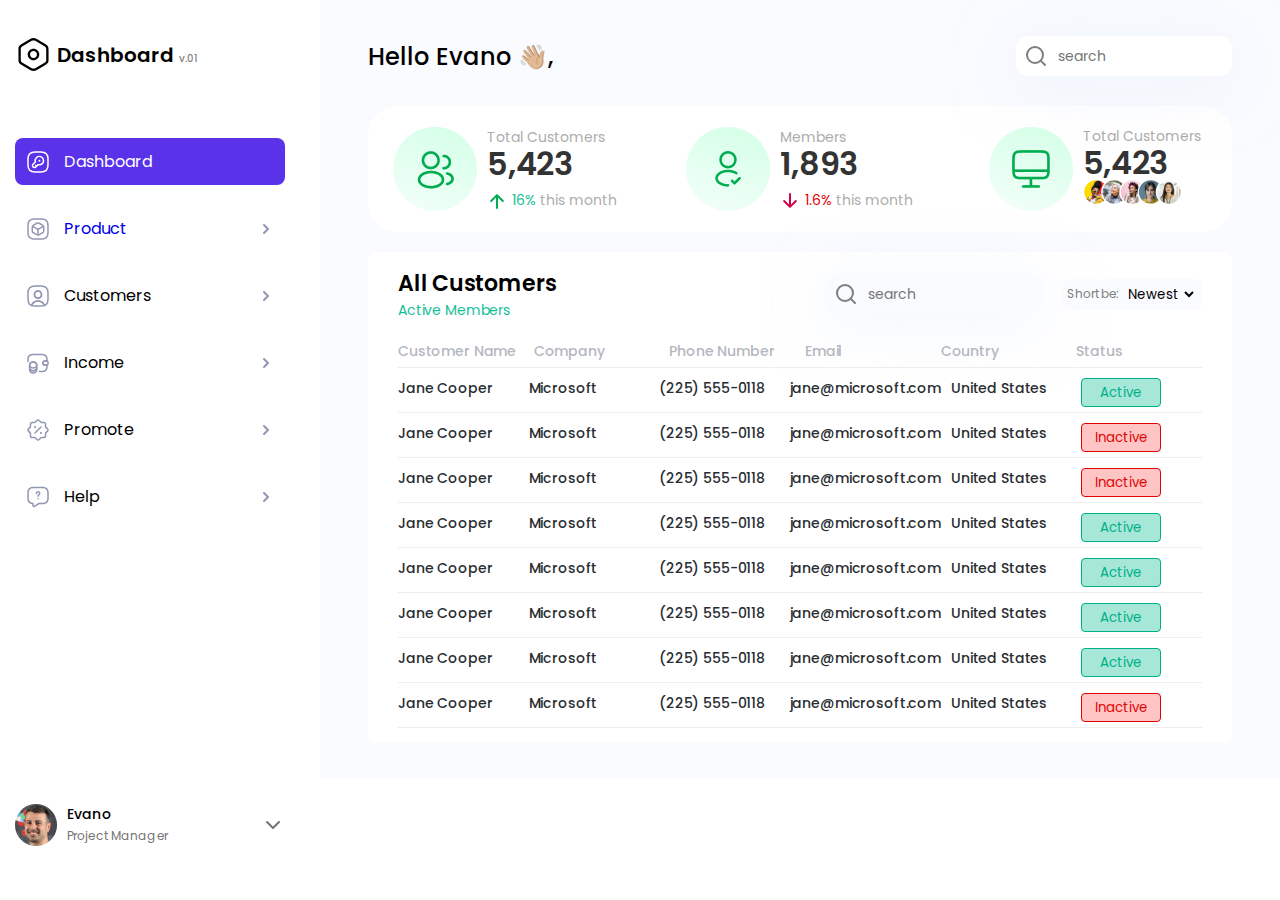
<file: index.html>
<!DOCTYPE html>
<html lang="en">
  <head>
    <meta charset="UTF-8" />
    <meta name="viewport" content="width=device-width, initial-scale=1.0" />
    <title>Dashboard N17</title>
    <link rel="stylesheet" href="./assets/css/style.css" />
  </head>
  <body>
    <main class="main">
      <section class="dashboard">
        <div class="container">
          <div class="dashboard_item">
            <a href="/" class="dashboard_logo">
              <img src="./svg/logo.svg" alt="" />
              <h3>Dashboard <span>v.01</span></h3>
            </a>
            <div class="dashboard_links">
              <a href="/" class="links active_links">
                <div class="links_item">
                  <img src="./svg/links1.svg" alt="" /><span>Dashboard</span>
                </div>
              </a>
              <a href="/product.html" class="links">
                <div href="/" class="links_item">
                  <img src="./svg/links2.svg" alt="" /><span>Product</span>
                </div>
                <img class="array-right" src="./svg/right.svg" alt="" />
              </a>
              <div class="links">
                <div class="links_item">
                  <img src="./svg/links3.svg" alt="" /><span>Customers</span>
                </div>
                <img class="array-right" src="./svg/right.svg" alt="" />
              </div>
              <div class="links">
                <div class="links_item">
                  <img src="./svg/links4.svg" alt="" /><span>Income</span>
                </div>
                <img class="array-right" src="./svg/right.svg" alt="" />
              </div>
              <div class="links">
                <div class="links_item">
                  <img src="./svg/links5.svg" alt="" /><span>Promote</span>
                </div>
                <img class="array-right" src="./svg/right.svg" alt="" />
              </div>
              <div class="links">
                <div class="links_item">
                  <img src="./svg/links6.svg" alt="" /><span>Help</span>
                </div>
                <img class="array-right" src="./svg/right.svg" alt="" />
              </div>
            </div>
          </div>
          <div class="dashboard_footer">
            <div class="user">
              <img src="./img/avatar.png" alt="" />
              <h4>
                Evano <br />
                <span>Project Manager</span>
              </h4>
            </div>
            <img class="array-right" src="./svg/bottom.svg" alt="" />
          </div>
        </div>
      </section>
      <section class="content">
        <div class="container">
          <div class="content_navbar">
            <h3>Hello Evano 👋🏼,</h3>
            <form class="form">
              <img src="./svg/search.svg" alt="" />
              <input type="text" placeholder="search" />
            </form>
          </div>
          <div class="info">
            <div class="info_item">
              <img src="./img/info1.png" alt="" />
              <div class="info_item-text">
                <p>Total Customers</p>
                <h3>5,423</h3>
                <div class="up">
                  <img src="./svg/info_up.svg" alt="" />
                  <p><span>16% </span>this month</p>
                </div>
              </div>
            </div>
            <div class="info_item">
              <img src="./img/info2.png" alt="" />
              <div class="info_item-text">
                <p>Members</p>
                <h3>1,893</h3>
                <div class="down">
                  <img src="./svg/info_down.svg" alt="" />
                  <p><span>1.6% </span>this month</p>
                </div>
              </div>
            </div>
            <div class="info_item">
              <img src="./img/info3.png" alt="" />
              <div class="info_item-text">
                <p>Total Customers</p>
                <h3>5,423</h3>
                <img src="./img/users.png" alt="" />
              </div>
            </div>
          </div>
          <div class="customer">
            <div class="customer_navbar">
              <div class="customer_navbar-text">
                <h2>All Customers</h2>
                <p>Active Members</p>
              </div>
              <div class="customer_search">
                <form class="form">
                  <img src="./svg/search.svg" alt="" />
                  <input type="text" placeholder="search" />
                </form>
                <div class="filter">
                  <p>Short be:</p>
                  <select>
                    <option value="Newest">Newest</option>
                    <option value="Medium">Medium</option>
                    <option value="Oldest">Oldest</option>
                  </select>
                </div>
              </div>
            </div>
            <div class="customer_content">
              <div class="customer_content-navbar">
                <h3>Customer Name</h3>
                <h3>Company</h3>
                <h3>Phone Number</h3>
                <h3>Email</h3>
                <h3>Country</h3>
                <h3>Status</h3>
              </div>
              <div class="customer_content-item">
                <h3>Jane Cooper</h3>
                <h3>Microsoft</h3>
                <h3><a href="tel:(225) 555-0118">(225) 555-0118</a></h3>
                <h3>
                  <a href="mailto:jane@microsoft.com">jane@microsoft.com</a>
                </h3>
                <h3>United States</h3>
                <button class="active">Active</button>
              </div>
              <div class="customer_content-item">
                <h3>Jane Cooper</h3>
                <h3>Microsoft</h3>
                <h3><a href="tel:(225) 555-0118">(225) 555-0118</a></h3>
                <h3>
                  <a href="mailto:jane@microsoft.com">jane@microsoft.com</a>
                </h3>
                <h3>United States</h3>
                <button class="inactive">Inactive</button>
              </div>
              <div class="customer_content-item">
                <h3>Jane Cooper</h3>
                <h3>Microsoft</h3>
                <h3><a href="tel:(225) 555-0118">(225) 555-0118</a></h3>
                <h3>
                  <a href="mailto:jane@microsoft.com">jane@microsoft.com</a>
                </h3>
                <h3>United States</h3>
                <button class="inactive">Inactive</button>
              </div>
              <div class="customer_content-item">
                <h3>Jane Cooper</h3>
                <h3>Microsoft</h3>
                <h3><a href="tel:(225) 555-0118">(225) 555-0118</a></h3>
                <h3>
                  <a href="mailto:jane@microsoft.com">jane@microsoft.com</a>
                </h3>
                <h3>United States</h3>
                <button class="active">Active</button>
              </div>
              <div class="customer_content-item">
                <h3>Jane Cooper</h3>
                <h3>Microsoft</h3>
                <h3><a href="tel:(225) 555-0118">(225) 555-0118</a></h3>
                <h3>
                  <a href="mailto:jane@microsoft.com">jane@microsoft.com</a>
                </h3>
                <h3>United States</h3>
                <button class="active">Active</button>
              </div>
              <div class="customer_content-item">
                <h3>Jane Cooper</h3>
                <h3>Microsoft</h3>
                <h3><a href="tel:(225) 555-0118">(225) 555-0118</a></h3>
                <h3>
                  <a href="mailto:jane@microsoft.com">jane@microsoft.com</a>
                </h3>
                <h3>United States</h3>
                <button class="active">Active</button>
              </div>
              <div class="customer_content-item">
                <h3>Jane Cooper</h3>
                <h3>Microsoft</h3>
                <h3><a href="tel:(225) 555-0118">(225) 555-0118</a></h3>
                <h3>
                  <a href="mailto:jane@microsoft.com">jane@microsoft.com</a>
                </h3>
                <h3>United States</h3>
                <button class="active">Active</button>
              </div>
              <div class="customer_content-item">
                <h3>Jane Cooper</h3>
                <h3>Microsoft</h3>
                <h3><a href="tel:(225) 555-0118">(225) 555-0118</a></h3>
                <h3>
                  <a href="mailto:jane@microsoft.com">jane@microsoft.com</a>
                </h3>
                <h3>United States</h3>
                <button class="inactive">Inactive</button>
              </div>
            </div>
          </div>
        </div>
      </section>
    </main>
  </body>
</html>
</file>
<file: assets/css/style.css>
@import url("https://fonts.googleapis.com/css2?family=Poppins:wght@100;200;300;400;500;600;800;900&display=swap");
* {
  padding: 0;
  margin: 0;
  box-sizing: border-box;
  font-family: "Poppins", sans-serif;
}

.container {
  width: 90%;
  margin: 0 auto;
}

ul,
ol {
  list-style: none;
}

button,
i {
  cursor: pointer;
}

img {
  height: auto;
}

a {
  text-decoration: none;
}

.main {
  display: flex;
  justify-content: space-between;
  align-items: flex-start;
  gap: 20px;
}

@media (max-width: 705px) {
  .main {
    display: flex;
    justify-content: space-between;
    align-items: flex-start;
    gap: 20px;
    flex-direction: column-reverse;
  }
}
.dashboard {
  width: 400px;
  padding-top: 36px;
}
.dashboard > .container {
  height: 90vh;
  display: flex;
  flex-direction: column;
  justify-content: space-between;
}
.dashboard_logo {
  display: flex;
  justify-content: flex-start;
  align-items: center;
  gap: 5px;
}
.dashboard_logo h3 {
  font-weight: 600;
  font-size: 20px;
  letter-spacing: 0.01em;
  color: #000;
}
.dashboard_logo h3 span {
  font-weight: 500;
  font-size: 10px;
  letter-spacing: -0.01em;
  color: #838383;
}
.dashboard_links {
  padding-top: 65px;
}
.dashboard_footer {
  display: flex;
  justify-content: space-between;
  align-items: center;
  gap: 5px;
}
.dashboard_footer .user {
  display: flex;
  justify-content: flex-start;
  align-items: center;
  gap: 10px;
}
.dashboard_footer .user h4 {
  font-weight: 500;
  font-size: 14px;
  letter-spacing: 0.01em;
  color: #000;
}
.dashboard_footer .user h4 span {
  font-weight: 400;
  font-size: 12px;
  letter-spacing: 0.01em;
  color: #757575;
}

.links {
  margin-bottom: 20px;
  padding: 11px;
  border-radius: 8px;
  text-decoration: none;
  cursor: pointer;
  display: flex;
  justify-content: space-between;
  align-items: center;
  gap: 5px;
}
.links_item {
  display: flex;
  justify-content: flex-start;
  align-items: center;
  gap: 14px;
}
.links:hover {
  background-color: #5932ea;
  transition: all 0.4s;
  color: #fff;
}
.links:hover img {
  filter: brightness(0) invert(1);
}

.active_links {
  background-color: #5932ea;
  color: #fff;
}
.active_links img {
  filter: brightness(0) invert(1);
}

@media (max-width: 1200px) {
  .dashboard {
    width: 70px;
    margin-left: 20px;
  }
  .dashboard_item h3 {
    display: none;
  }
  .links_item span {
    display: none;
  }
  .array-right {
    display: none;
  }
  .user h4 {
    display: none;
  }
}
@media (max-width: 705px) {
  .dashboard {
    max-width: 450px;
    width: 100%;
    margin-left: 20px;
    padding-top: 0px;
    display: flex;
    align-items: center;
    justify-content: space-between;
  }
  .dashboard > .container {
    height: auto;
    display: flex;
    flex-direction: row;
    align-items: center;
    justify-content: center;
  }
  .dashboard_logo {
    display: none;
  }
  .dashboard_item {
    max-width: 600px;
    display: flex;
    align-items: center;
    justify-content: space-between;
  }
  .dashboard_item h3 {
    display: none;
  }
  .dashboard_links {
    position: fixed;
    bottom: 0;
    left: 0;
    max-width: 600px;
    background-color: #fff;
    width: 100%;
    display: flex;
    align-items: center;
    justify-content: center;
    gap: 20px;
    padding-top: 0px;
  }
  .links_item span {
    display: none;
  }
  .array-right {
    display: none;
  }
  .user {
    display: none;
  }
  .user h4 {
    display: none;
  }
  .user img {
    display: none;
  }
}
.content {
  background-color: #fafbff;
  width: 100%;
  padding: 36px 0;
}
.content_navbar {
  display: flex;
  justify-content: space-between;
  align-items: center;
  gap: 30px;
}
.content_navbar h3 {
  font-weight: 500;
  font-size: 24px;
  color: #000;
}

.info {
  background-color: #fff;
  border-radius: 30px;
  margin-top: 30px;
  display: grid;
  grid-template-columns: repeat(3, 1fr);
  gap: 20px;
  text-align: center;
  padding: 20px 0;
}
.info_item {
  display: flex;
  justify-content: center;
  align-items: center;
  gap: 10px;
  text-align: start;
}
.info_item p {
  font-weight: 400;
  font-size: 14px;
  color: #acacac;
}
.info_item h3 {
  font-weight: 600;
  font-size: 32px;
  line-height: 1;
  letter-spacing: -0.01em;
  color: #333;
}

.form {
  background-color: #fff;
  display: flex;
  justify-content: flex-start;
  align-items: center;
  gap: 10px;
  padding: 8px;
  width: 216px;
  box-shadow: 0 10px 60px 0 rgba(226, 236, 249, 0.5);
  border-radius: 12px;
}
.form input,
.form button {
  border: none;
  outline: none;
  background-color: transparent;
}
.form input {
  font-weight: 400;
  font-size: 14px;
  color: #b5b7c0;
}

.up,
.down {
  display: flex;
  justify-content: center;
  align-items: center;
  gap: 5px;
  margin-top: 10px;
}

.up {
  color: #292d32;
}
.up span {
  color: #16c098;
}

.down {
  color: #292d32;
}
.down span {
  color: #df0404;
}

.customer {
  background-color: #fff;
  border-radius: 8px;
  padding: 15px 30px;
  margin-top: 20px;
}
.customer .form {
  background: #f9fbff;
}

.customer_navbar {
  display: flex;
  justify-content: space-between;
  align-items: center;
  gap: 5px;
}
.customer_navbar h2 {
  font-weight: 600;
  font-size: 22px;
  letter-spacing: -0.01em;
  color: #000;
}
.customer_navbar p {
  font-weight: 400;
  font-size: 14px;
  letter-spacing: -0.01em;
  color: #16c098;
}

.customer_search {
  display: flex;
  justify-content: space-between;
  align-items: center;
  gap: 20px;
}
.customer_search .filter {
  background: #f9fbff;
  border-radius: 8px;
  padding: 5px;
  display: flex;
  justify-content: space-between;
  align-items: center;
  gap: 5px;
}
.customer_search .filter p {
  font-weight: 400;
  font-size: 12px;
  letter-spacing: -0.01em;
  color: #7e7e7e;
}
.customer_search .filter select {
  border: none;
  outline: none;
  background-color: transparent;
}

.customer_content-navbar {
  display: grid;
  grid-template-columns: 1fr 1fr 1fr 1fr 1fr 1fr;
  gap: 10px;
  margin-top: 20px;
  border-bottom: 1px solid #eee;
  padding-bottom: 5px;
}
.customer_content-navbar h3 {
  font-weight: 500;
  font-size: 14px;
  letter-spacing: -0.01em;
  color: #b5b7c0;
}
.customer_content-item {
  display: grid;
  grid-template-columns: 1fr 1fr 1fr 1fr 1fr 1fr;
  gap: 10px;
  margin-top: 10px;
  border-bottom: 1px solid #eee;
  padding-bottom: 5px;
}
.customer_content-item h3 {
  font-weight: 500;
  font-size: 14px;
  letter-spacing: -0.01em;
  color: #292d32;
}
.customer_content-item h3 a {
  color: #292d32;
}

.active,
.inactive {
  border: 1px solid #00b087;
  border-radius: 4px;
  padding: 4px 12px;
  width: 80px;
  height: 29px;
  background-color: #a6e7d8;
  color: #00b087;
}

.inactive {
  border: 1px solid #df0404;
  background: #ffc5c5;
  color: #df0404;
}

@media (max-width: 900px) {
  .info {
    background-color: #fff;
    border-radius: 30px;
    margin-top: 30px;
    display: grid;
    grid-template-columns: none;
    gap: 20px;
    display: flex;
    flex-wrap: wrap;
    text-align: center;
    justify-content: center;
    padding: 20px 0;
  }
  .info_item {
    display: flex;
    flex-wrap: wrap;
    text-align: start;
  }
  .info_item p {
    font-weight: 400;
    font-size: 14px;
    color: #acacac;
  }
  .info_item h3 {
    font-weight: 600;
    font-size: 32px;
    line-height: 1;
    letter-spacing: -0.01em;
    color: #333;
  }
  .customer {
    background-color: #fff;
    border-radius: 8px;
    padding: 15px 30px;
    margin-top: 20px;
    max-width: 600px;
    width: 100%;
  }
  .customer .form {
    background: #f9fbff;
  }
  .customer_search {
    display: flex;
    justify-content: space-between;
    align-items: center;
    gap: 20px;
    display: none;
  }
  .customer_search .filter {
    background: #f9fbff;
    border-radius: 8px;
    padding: 5px;
    display: flex;
    justify-content: space-between;
    align-items: center;
    gap: 5px;
  }
  .customer_search .filter p {
    font-weight: 400;
    font-size: 12px;
    letter-spacing: -0.01em;
    color: #7e7e7e;
  }
  .customer_search .filter select {
    border: none;
    outline: none;
    background-color: transparent;
  }
  .customer_content {
    width: 100%;
    overflow-x: scroll;
  }
  .customer_content-navbar {
    width: 900px;
    display: grid;
    grid-template-columns: 1fr 1fr 1fr 1fr 1fr 1fr;
    gap: 10px;
    margin-top: 20px;
    border-bottom: 1px solid #eee;
    padding-bottom: 5px;
  }
  .customer_content-navbar h3 {
    font-weight: 500;
    font-size: 14px;
    letter-spacing: -0.01em;
    color: #b5b7c0;
  }
  .customer_content-item {
    width: 900px;
    display: grid;
    grid-template-columns: 1fr 1fr 1fr 1fr 1fr 1fr;
    gap: 10px;
    margin-top: 10px;
    border-bottom: 1px solid #eee;
    padding-bottom: 5px;
  }
  .customer_content-item h3 {
    font-weight: 500;
    font-size: 14px;
    letter-spacing: -0.01em;
    color: #292d32;
  }
  .customer_content-item h3 a {
    color: #292d32;
  }
  .form {
    display: none;
  }
}
.products {
  width: 100%;
  display: flex;
  justify-content: flex-start;
  align-items: center;
  gap: 5px;
  padding: 36px 0;
}
.products_sales {
  margin-top: 10px;
  display: flex;
  gap: 15px;
}
.products_sales a {
  text-decoration: none;
  color: #292d32;
  border-bottom: 2px solid transparent;
}
.products_sales a:hover {
  color: #5932ea;
  border-bottom: 2px solid #5932ea;
}
.products_in {
  display: flex;
  flex-direction: column;
  gap: 30px;
}
.products_bottom {
  display: flex;
  flex-direction: column;
  gap: 30px;
}
.products_cards {
  display: flex;
  flex-wrap: wrap;
  gap: 30px;
  justify-content: center;
}
.products_card {
  overflow: hidden;
  max-width: 220px;
  width: 100%;
  border-radius: 8px;
  box-shadow: 1px 1px 5px 0px rgba(0, 0, 0, 0.75);
}
.products .card_img {
  display: flex;
  justify-content: center;
  max-width: 300px;
}
.products .card_img img {
  width: 100%;
  height: 194px;
}
.products .card_infos {
  padding: 10px;
}
.products .card_infos h3 {
  font-weight: 600;
  font-size: 16px;
}
.products .card_btn button {
  width: 100%;
  border: 1px solid transparent;
  background-color: #5932ea;
  color: #FFF;
  padding: 8px 0;
  border-bottom-left-radius: 8px;
  border-bottom-right-radius: 8px;
}
.products .card_btn button:hover {
  border: 1px solid #5932ea;
  color: #5932ea;
  background-color: #FFF;
}

/*# sourceMappingURL=style.css.map */
</file>
